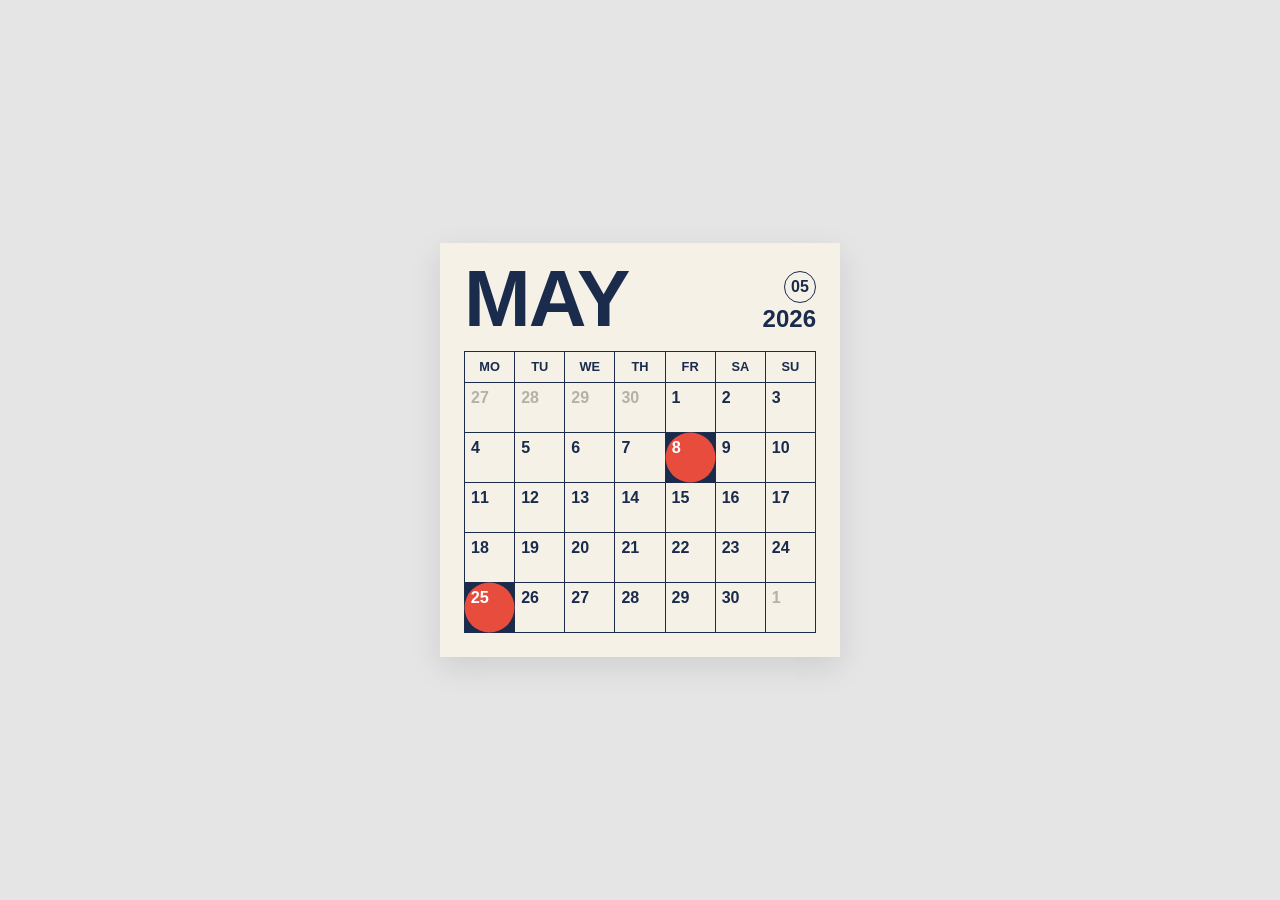
<file: calender_proto.html>
<!DOCTYPE html>
<html lang="ko">
<head>
    <meta charset="UTF-8">
    <meta name="viewport" content="width=device-width, initial-scale=1.0">
    <title>레트로 달력 UI</title>
    <style>
        /* 기본 리셋 */
        * { box-sizing: border-box; margin: 0; padding: 0; }
        
        /* 전체 배경 (빈티지한 크림색) */
        body {
            background-color: #e5e5e5;
            display: flex;
            justify-content: center;
            align-items: center;
            min-height: 100vh;
            font-family: 'Helvetica Neue', Arial, sans-serif; /* 깔끔한 산세리프 폰트 */
        }

        /* 달력 컨테이너 */
        .calendar-wrapper {
            background-color: #F5F1E7; /* 포스터 종이 느낌의 배경색 */
            width: 100%;
            max-width: 400px; /* 모바일 사이즈 기준 */
            padding: 24px;
            box-shadow: 0 10px 30px rgba(0,0,0,0.1);
        }

        /* 상단 헤더 영역 (큰 타이포그래피) */
        .cal-header {
            display: flex;
            justify-content: space-between;
            align-items: flex-end;
            margin-bottom: 20px;
            color: #1A2B4C; /* 딥 네이비 */
        }

        .cal-month {
            font-size: 5rem;
            font-weight: 900;
            line-height: 0.8;
            letter-spacing: -2px;
            text-transform: uppercase;
        }

        .cal-year-info {
            text-align: right;
            display: flex;
            flex-direction: column;
            align-items: flex-end;
        }

        .cal-month-num {
            border: 1px solid #1A2B4C;
            border-radius: 50%;
            width: 32px;
            height: 32px;
            display: flex;
            justify-content: center;
            align-items: center;
            font-weight: bold;
            margin-bottom: 4px;
        }

        .cal-year {
            font-size: 1.5rem;
            font-weight: 800;
            line-height: 1;
        }

        /* 달력 그리드 영역 */
        .cal-grid {
            display: grid;
            grid-template-columns: repeat(7, 1fr);
            /* 선 굵은 그리드를 만들기 위한 꼼수: 컨테이너 배경을 선 색으로 지정하고 gap을 1px 줌 */
            background-color: #1A2B4C;
            gap: 1px; 
            border: 1px solid #1A2B4C;
        }

        /* 요일 및 날짜 공통 셀 스타일 */
        .cal-cell {
            background-color: #F5F1E7; /* 셀 배경을 다시 크림색으로 */
            aspect-ratio: 1; /* 정사각형 유지 */
            display: flex;
            justify-content: flex-start;
            align-items: flex-start;
            padding: 6px;
            font-size: 1rem;
            font-weight: 700;
            color: #1A2B4C;
            position: relative;
        }

        /* 요일 헤더 부분 */
        .weekday {
            aspect-ratio: auto; /* 요일은 정사각형 아님 */
            height: 30px;
            justify-content: center;
            align-items: center;
            font-size: 0.8rem;
            font-weight: 800;
            text-transform: uppercase;
        }

        /* 이전/다음 달의 희미한 날짜 */
        .dimmed {
            color: #b5b1a5;
        }

        /* 선택된 날짜 (포인트 컬러 - 쨍한 레드) */
        .selected {
            background-color: #E74C3C;
            color: white;
            border-radius: 40px; /* 알약 모양처럼 둥글게 */
            z-index: 1; /* 테두리 위로 올라오게 */
            /* 1px 갭 때문에 둥근 모서리가 잘리는 걸 방지하기 위해 스케일 살짝 키움 */
            transform: scale(1.02); 
            cursor: pointer;
        }

        /* 오늘 날짜 표시 (선택적) */
        .today::after {
            content: '';
            position: absolute;
            bottom: 6px;
            right: 6px;
            width: 6px;
            height: 6px;
            background-color: #1A2B4C;
            border-radius: 50%;
        }

    </style>
</head>
<body>

<div class="calendar-wrapper">
    
    <div class="cal-header">
        <div class="cal-month">MAY</div>
        <div class="cal-year-info">
            <div class="cal-month-num">05</div>
            <div class="cal-year">2026</div>
        </div>
    </div>

    <div class="cal-grid">
        <div class="cal-cell weekday">Mo</div>
        <div class="cal-cell weekday">Tu</div>
        <div class="cal-cell weekday">We</div>
        <div class="cal-cell weekday">Th</div>
        <div class="cal-cell weekday">Fr</div>
        <div class="cal-cell weekday">Sa</div>
        <div class="cal-cell weekday">Su</div>

        <div class="cal-cell dimmed">27</div>
        <div class="cal-cell dimmed">28</div>
        <div class="cal-cell dimmed">29</div>
        <div class="cal-cell dimmed">30</div>
        <div class="cal-cell">1</div>
        <div class="cal-cell">2</div>
        <div class="cal-cell">3</div>

        <div class="cal-cell">4</div>
        <div class="cal-cell">5</div>
        <div class="cal-cell">6</div>
        <div class="cal-cell">7</div>
        <div class="cal-cell selected">8</div> <div class="cal-cell">9</div>
        <div class="cal-cell">10</div>

        <div class="cal-cell">11</div>
        <div class="cal-cell">12</div>
        <div class="cal-cell">13</div>
        <div class="cal-cell">14</div>
        <div class="cal-cell">15</div>
        <div class="cal-cell">16</div>
        <div class="cal-cell">17</div>

        <div class="cal-cell">18</div>
        <div class="cal-cell">19</div>
        <div class="cal-cell">20</div>
        <div class="cal-cell">21</div>
        <div class="cal-cell">22</div>
        <div class="cal-cell">23</div>
        <div class="cal-cell">24</div>

        <div class="cal-cell selected">25</div> <div class="cal-cell">26</div>
        <div class="cal-cell">27</div>
        <div class="cal-cell">28</div>
        <div class="cal-cell">29</div>
        <div class="cal-cell">30</div>
        <div class="cal-cell dimmed">1</div>
    </div>
</div>

</body>
</html>
</file>
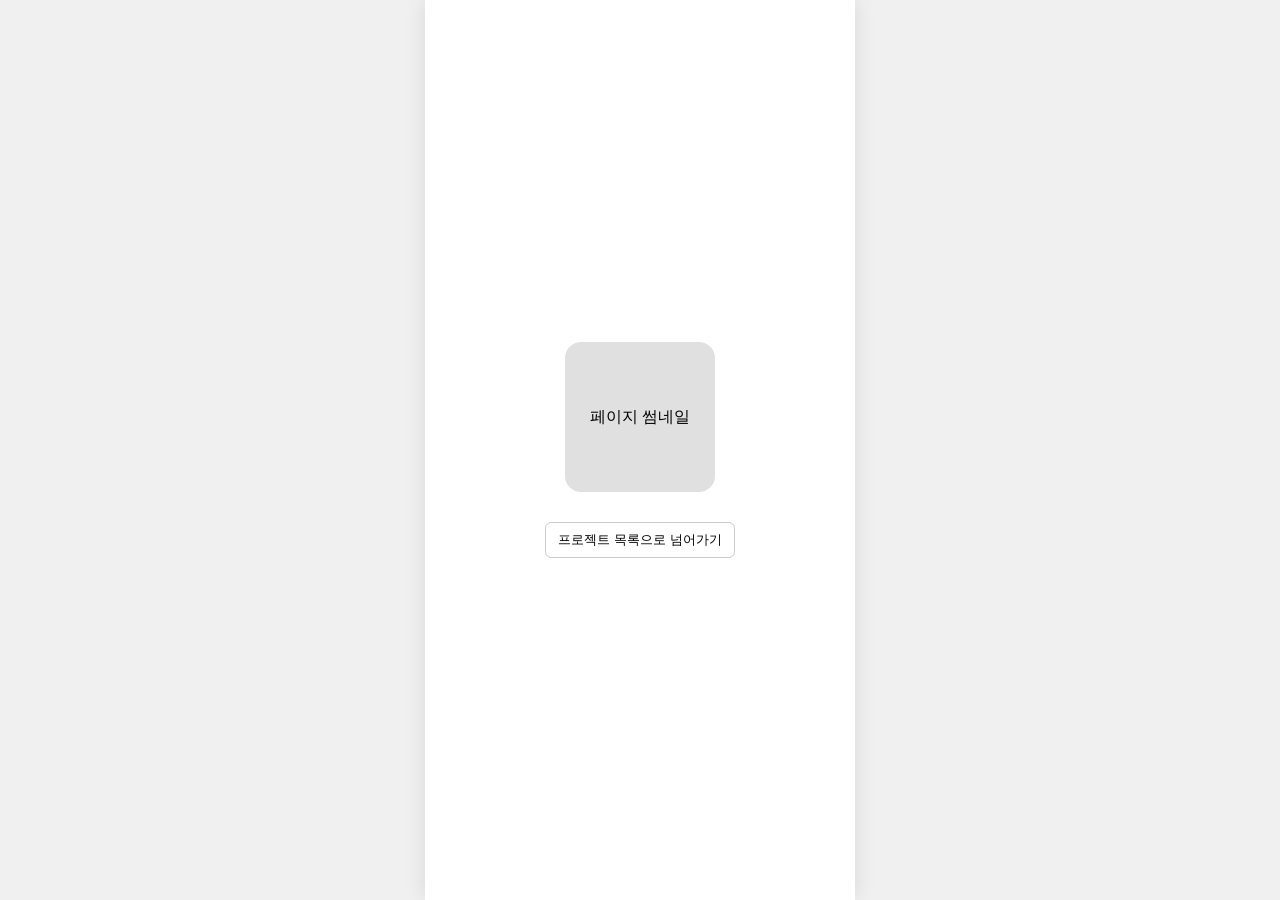
<file: proto.html>
<!DOCTYPE html>
<html lang="ko">

<head>
    <meta charset="UTF-8">
    <meta name="viewport" content="width=device-width, initial-scale=1.0">
    <title>일정 맞추기 프로젝트</title>
    <style>
        /* 기본 리셋 및 모바일 뷰어 설정 */
        * {
            box-sizing: border-box;
            margin: 0;
            padding: 0;
        }

        body {
            background-color: #f0f0f0;
            display: flex;
            justify-content: center;
            font-family: 'Pretendard', sans-serif;
        }

        /* 모바일 화면 컨테이너 (16:9 세로 비율 근사치, 최대 너비 제한) */
        #app-container {
            width: 100vw;
            max-width: 430px;
            /* 아이폰 Pro Max 너비 정도 */
            height: 100vh;
            background-color: #ffffff;
            position: relative;
            overflow: hidden;
            box-shadow: 0 0 20px rgba(0, 0, 0, 0.1);
        }

        /* 화면 공통 설정 */
        .screen {
            display: none;
            /* 기본적으로 숨김 */
            width: 100%;
            height: 100%;
            flex-direction: column;
            position: absolute;
            top: 0;
            left: 0;
        }

        .screen.active {
            display: flex;
            /* 활성화된 화면만 보임 */
        }

        /* 상단 헤더 공통 */
        .header {
            display: flex;
            justify-content: space-between;
            align-items: center;
            padding: 16px;
            border-bottom: 1px solid #ddd;
            min-height: 60px;
        }

        /* 하단 고정 영역 공통 */
        .footer {
            margin-top: auto;
            padding: 16px;
            display: flex;
            justify-content: space-between;
            align-items: center;
            border-top: 1px solid #ddd;
            background: #fff;
        }

        /* --- [1] 메인 화면 스타일 --- */
        #main-screen {
            justify-content: center;
            align-items: center;
        }

        .thumbnail {
            width: 150px;
            height: 150px;
            background: #e0e0e0;
            border-radius: 16px;
            margin-bottom: 30px;
            display: flex;
            justify-content: center;
            align-items: center;
        }

        /* --- [2] 프로젝트 목록 화면 스타일 --- */
        .project-grid {
            display: grid;
            grid-template-columns: 1fr 1fr;
            /* 2행 스퀘어 형태 */
            gap: 16px;
            padding: 16px;
            overflow-y: auto;
        }

        .project-card {
            aspect-ratio: 1;
            /* 정사각형 */
            background: #f8f9fa;
            border: 1px solid #ddd;
            border-radius: 12px;
            display: flex;
            justify-content: center;
            align-items: center;
            cursor: pointer;
        }

        .fab-button {
            /* 플로팅 액션 버튼 (새 프로젝트 생성) */
            position: absolute;
            bottom: 20px;
            left: 50%;
            transform: translateX(-50%);
            padding: 12px 24px;
            border-radius: 30px;
            background: #007bff;
            color: white;
            border: none;
            font-weight: bold;
        }

        /* --- [3] 개별 프로젝트 페이지 스타일 --- */
        .gauge-container {
            flex-grow: 1;
            margin: 0 16px;
            text-align: center;
            font-size: 12px;
        }

        progress {
            width: 100%;
            height: 8px;
        }

        .calendar-area {
            flex-grow: 1;
            display: flex;
            justify-content: center;
            align-items: center;
            padding: 16px;
            /* 달력 비율 10~12:8 (대략 1.25~1.5 : 1) 적용을 위한 래퍼 */
        }

        .calendar-placeholder {
            width: 100%;
            aspect-ratio: 1.25;
            /* 10:8 비율 */
            background: #e9ecef;
            border-radius: 12px;
            display: flex;
            justify-content: center;
            align-items: center;
        }

        /* 공통 버튼 스타일 */
        button {
            padding: 8px 12px;
            cursor: pointer;
            border: 1px solid #ccc;
            background: white;
            border-radius: 6px;
        }

        button:hover {
            background: #f0f0f0;
        }
    </style>
</head>

<body>

    <div id="app-container">

        <div id="main-screen" class="screen active">
            <div class="thumbnail">페이지 썸네일</div>
            <button onclick="navigate('list-screen')">프로젝트 목록으로 넘어가기</button>
        </div>

        <div id="list-screen" class="screen">
            <div class="header">
                <button onclick="navigate('main-screen')">◀ 메인</button>
                <div style="font-weight: bold;">내 프로젝트</div>
                <button>편집</button>
            </div>
            <div class="project-grid">
                <div class="project-card" onclick="navigate('detail-screen')">프로젝트 A</div>
                <div class="project-card" onclick="navigate('detail-screen')">프로젝트 B</div>
                <div class="project-card" onclick="navigate('detail-screen')">프로젝트 C</div>
            </div>
            <button class="fab-button">+ 새 프로젝트</button>
        </div>

        <div id="detail-screen" class="screen">
            <div class="header">
                <button onclick="navigate('list-screen')">◀ 목록</button>
                <div class="gauge-container">
                    <div>참가자 응답 (3/5)</div>
                    <progress value="60" max="100"></progress>
                </div>
                <div style="width: 50px;"></div>
            </div>

            <div class="calendar-area">
                <div class="calendar-placeholder">
                    [달력 뷰 UI 영역 (비율 10~12:8)]<br>추후 라이브러리 연동
                </div>
            </div>

            <div class="footer">
                <button>🔗 초대</button>
                <button style="background: #007bff; color: white; border: none;">모드 전환</button>
                <button>👤 프로필</button>
            </div>
        </div>

    </div>

    <script>
        // 간단한 화면 전환(라우팅) 로직
        function navigate(screenId) {
            // 모든 화면에서 active 클래스 제거
            document.querySelectorAll('.screen').forEach(screen => {
                screen.classList.remove('active');
            });
            // 요청된 화면에만 active 클래스 추가
            document.getElementById(screenId).classList.add('active');
        }
    </script>

</body>

</html>
</file>
